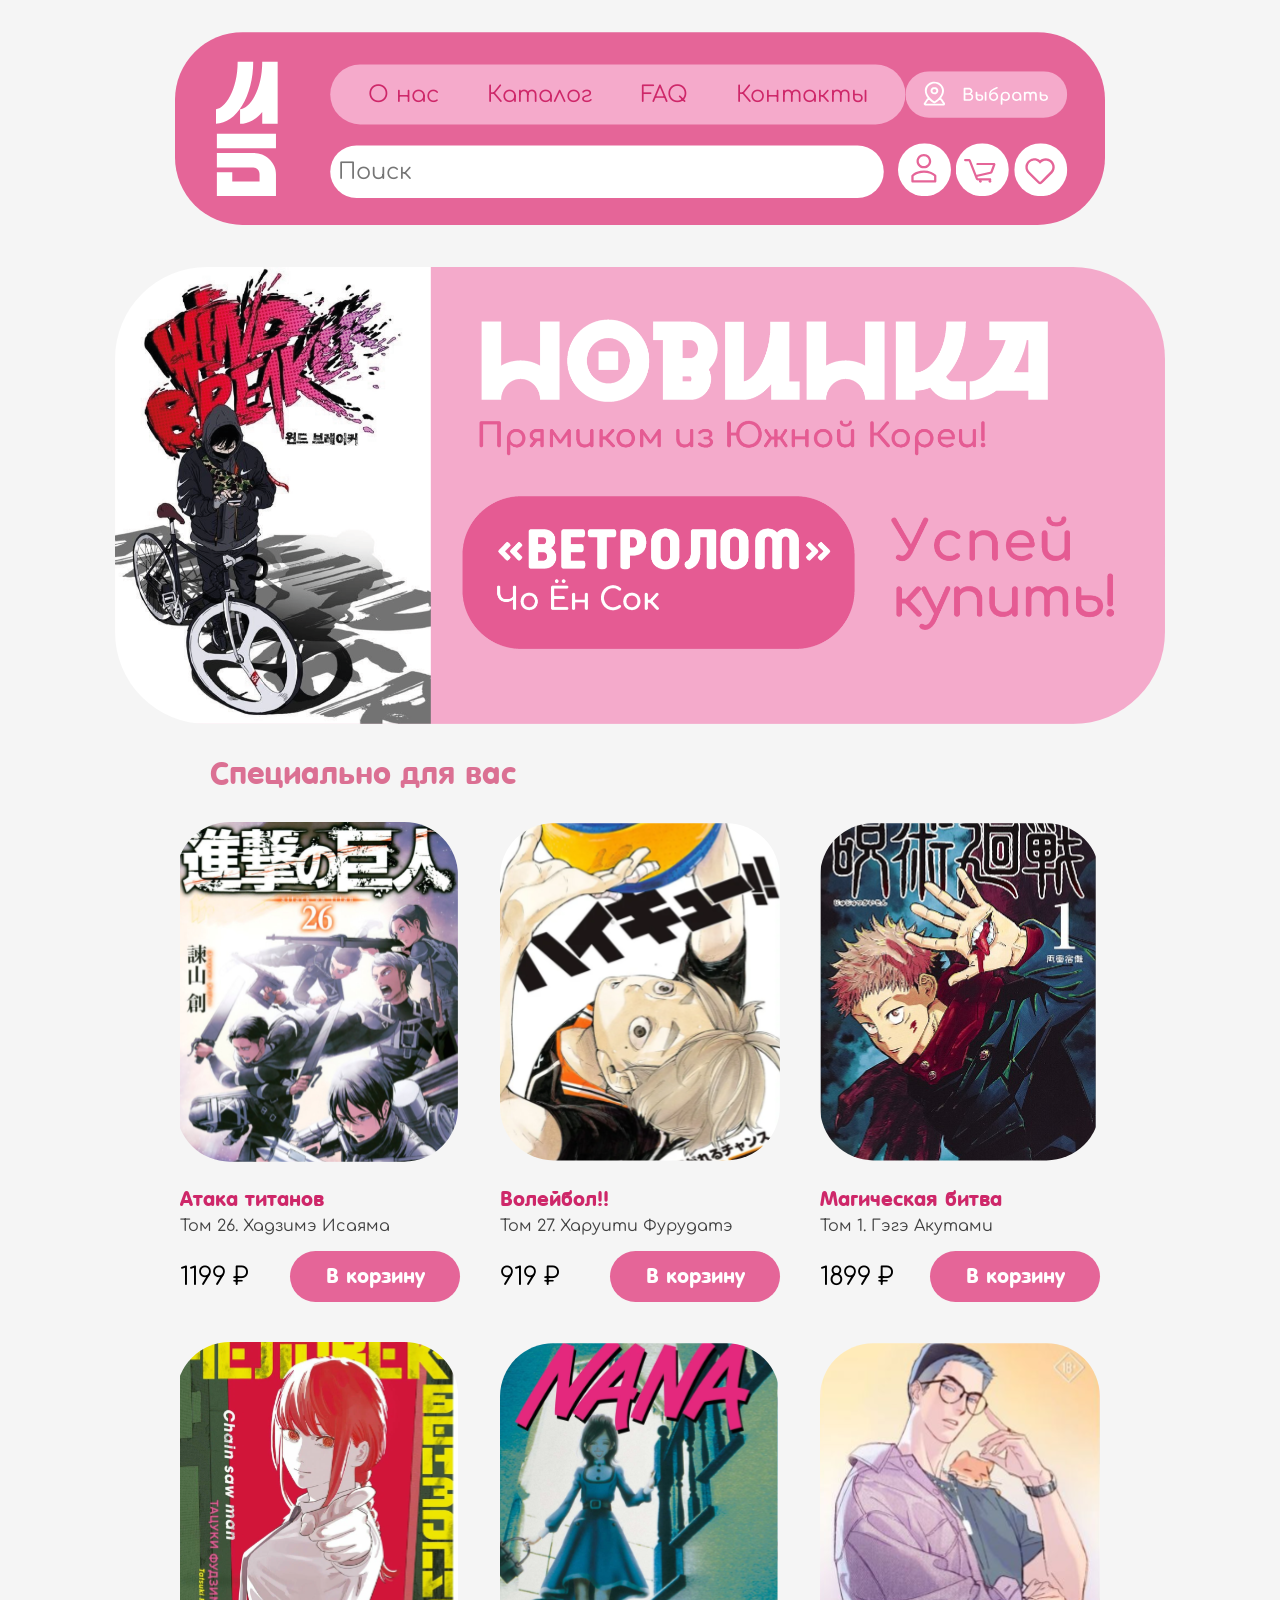
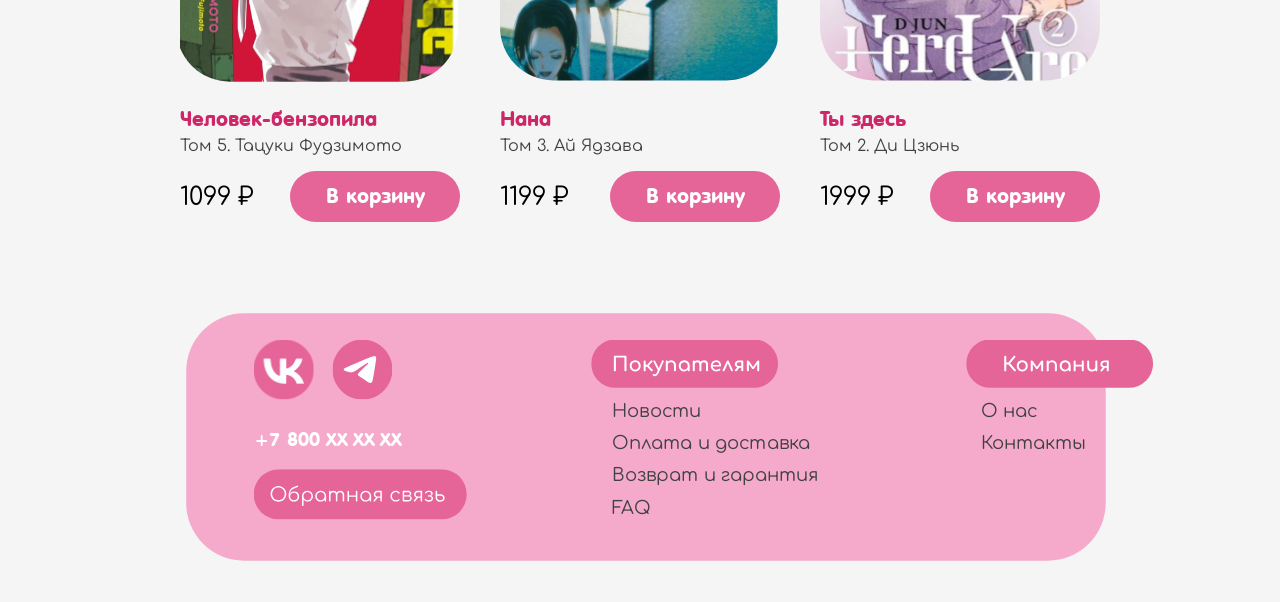
<file: index.html>
<!DOCTYPE html>
<html lang="ru">
<head>
  <meta charset="UTF-8">
  <title>Манга магазин</title>
  <link rel="stylesheet" href="CSS/style.css">
  <link rel="stylesheet" href="CSS/window.css">
  <link href="https://fonts.googleapis.com/css2?family=Comfortaa&display=swap" rel="stylesheet">
</head>
<body>

 <header class="header">
      <div class="logo">
        <a href="index.html">
          <img src="Лого.svg">
      </a>
    </div>

    <div class="hat">
      <div class="navigation">
        <nav class="nav">
          <a href="2page.html">О нас</a>
          <a href="4page.html">Каталог</a>
          <a href="2page.html#question">FAQ</a>
          <a href="kontact.html">Контакты</a>
        </nav>
        <img src="Местоположение.svg">
      </div>

      <div class="actions">
        <input type="text" placeholder="Поиск">
        <div class="icons">
          <a href= "profile.html"><img src="профиль.svg"></a> 
          <a href= "korzina.html"><img src="Корзина.svg"></a>
          <a href="3page.htm"><img src="избранное.svg"></a>
        </div>
      </div>
  </div>
    </header>

<section class="products">
  <div class="banner">
  <img src="баннер.svg">
  </div>

  <div class="recommendation">
    <h2>Специально для вас</h2>
  <div class="grid">

      <div class="card">
          <img src="Mask group.svg">
          <h3>Атака титанов</h3>
          <p>Том 26. Хадзимэ Исаяма</p>
          <div class="bottom">
            <span>1199 ₽</span>
            <a href="#modal"><button>В корзину</button></a>
          </div>
      </div>

      <div class="modal" id="modal">
    <div class="modal-dialog">
        <div class="content">
            <div class="headd">
                <h2>Товар добавлен в корзину!</h2>
                <a href="#"><img src="крест.svg"></a>
            </div>
            
            <div class="container1">
                <div class="item-card">
                    <img src="атака титанов.png" alt="Атака титанов">
                    <div class="count"><img src="колво.svg"></div>
                </div>
                <div class="box">
                  <div class="container2">
                  <div class="name">Атака титанов</div>
                    <div class="desc">Том 26. Хадзиме Исаяма</div>
                    <div class="price">1199 ₽</div>
                </div>
                    <div class="container3">
                    <a href="korzina.html"><button class="modal-btn">В корзине</button></a>
                    </div>
                </div>
            </div>
        </div>
          </div>
        </div>

        <div class="card">
          <img src="Mask group-1.svg">
          <h3>Волейбол!!</h3>
          <p>Том 27. Харуити Фурудатэ</p>
          <div class="bottom">
            <span>919 ₽</span>
            <button>В корзину</button>
          </div>
        </div>

        <a href="product.html"><div class="card">
          <img src="Mask group-2.svg">
          <h3>Магическая битва</h3>
          <p>Том 1. Гэгэ Акутами</p>
          <div class="bottom">
            <span>1899 ₽</span>
            <button>В корзину</button>
          </div>
        </div> </a>

        <div class="card">
          <img src="Mask group-3.svg">
          <h3>Человек-бензопила</h3>
          <p>Том 5. Тацуки Фудзимото</p>
          <div class="bottom">
            <span>1099 ₽</span>
            <button>В корзину</button>
          </div>
        </div>

        <div class="card">
          <img src="Mask group-4.svg">
          <h3>Нана</h3>
          <p>Том 3. Ай Ядзава</p>
          <div class="bottom">
            <span>1199 ₽</span>
            <button>В корзину</button>
          </div>
        </div>

        <div class="card">
          <img src="Mask group-5.svg">
          <h3>Ты здесь</h3>
          <p>Том 2. Ди Цзюнь</p>
          <div class="bottom">
            <span>1999 ₽</span>
            <button>В корзину</button>
          </div>
        </div>
      </div>
    </div>
  </div>
</section>

<footer class="footer">
  <div class="social">
    <div class="public">
      <img src="вк.svg">
      <img src="телеграм.svg">
    </div>
    <p>+7 800 XX XX XX</p>
    <img src="обратная связь.svg">
  </div>

  <div class="customers">
    <img src="покупателям.svg">
      <div class="news">
        <p>Новости</p>
        <p>Оплата и доставка</p>
        <p>Возврат и гарантия</p>
        <p>FAQ</p>
      </div>
  </div>

  <div class="company">
    <img src="компания.svg">
    <p>О нас</p>
    <p>Контакты</p>
  </div>
</footer>

</body>
</html>
</file>
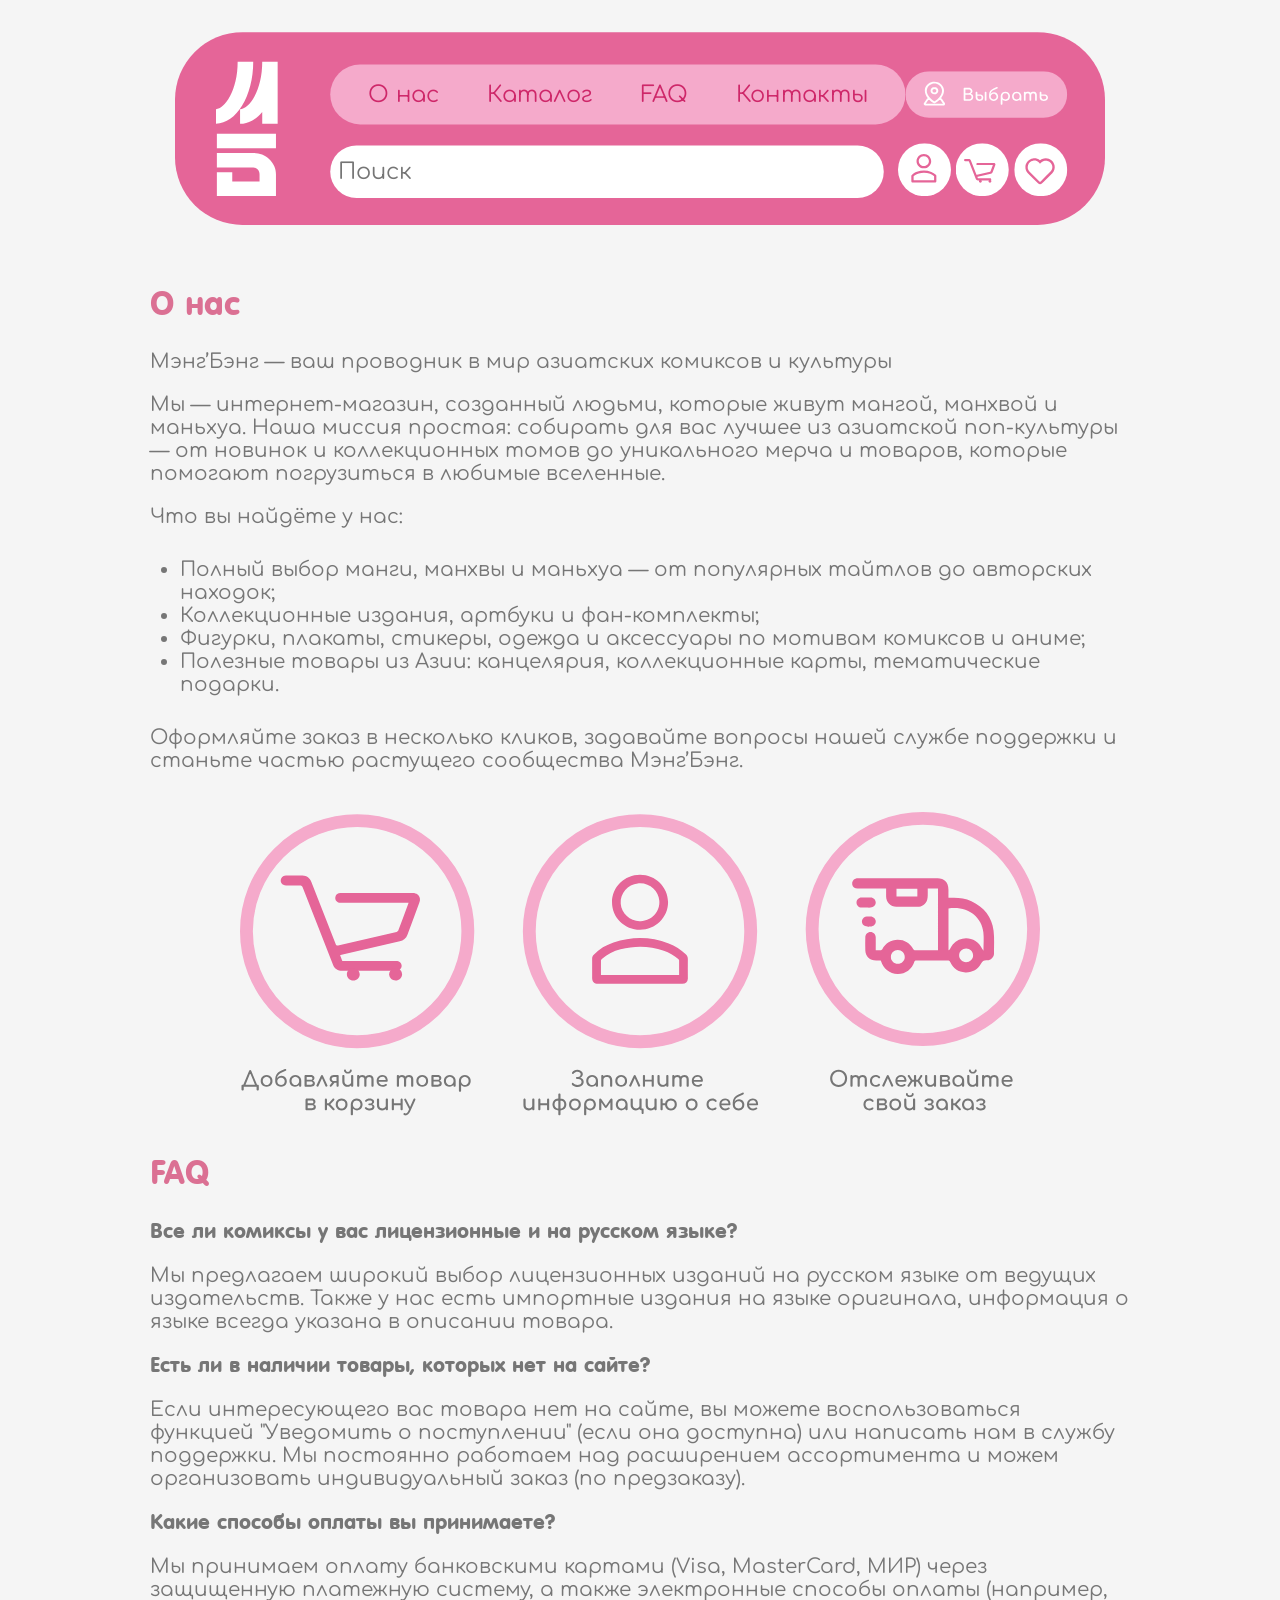
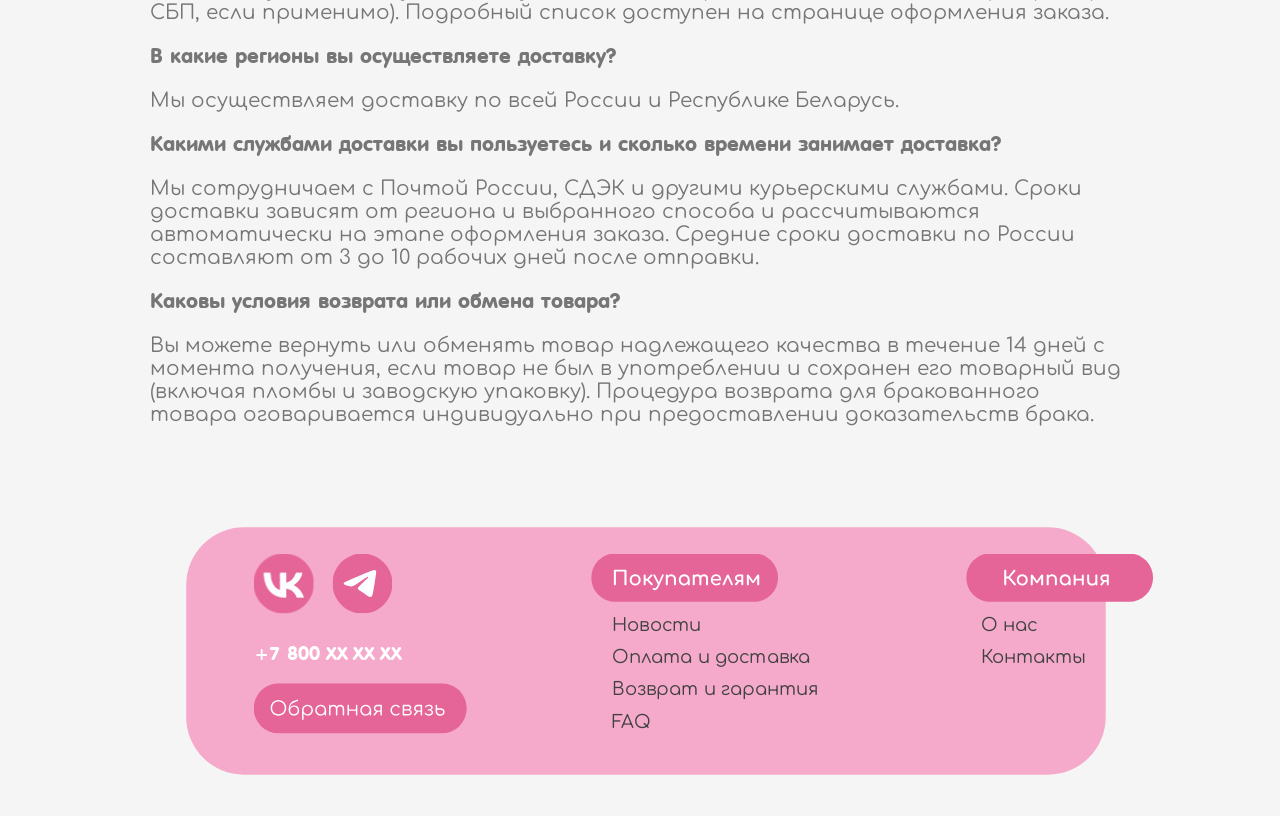
<file: 2page.html>
<!DOCTYPE html>
<html lang="ru">
<head>
  <meta charset="UTF-8">
  <title>Манга магазин</title>
  <link rel="stylesheet" href="CSS/style2page.css">
  <link href="https://fonts.googleapis.com/css2?family=Comfortaa&display=swap" rel="stylesheet">
</head>
<body>
    <header class="header">
      <div class="logo">
        <a href="index.html">
          <img src="Лого.svg">
      </a>
    </div>

    <div class="hat">
      <div class="navigation">
        <nav class="nav">
          <a href="2page.html">О нас</a>
          <a href="4page.html">Каталог</a>
          <a href="2page.html#question">FAQ</a>
          <a href="kontact.html">Контакты</a>
        </nav>
        <img src="Местоположение.svg">
      </div>

      <div class="actions">
        <input type="text" placeholder="Поиск">
        <div class="icons">
          <a href= "profile.html"><img src="профиль.svg"></a> 
          <a href= "korzina.html"><img src="Корзина.svg"></a>
          <a href="3page.htm"><img src="избранное.svg"></a>
        </div>
      </div>
  </div>
    </header>

<section class="information">
<div class="aboutus">
  <h2>О нас</h2>
  <p>Мэнг’Бэнг — ваш проводник в мир азиатских комиксов и культуры</p>
  <p>Мы — интернет-магазин, созданный людьми, которые живут мангой, манхвой и маньхуа. Наша миссия простая: собирать для вас лучшее из азиатской поп‑культуры — от новинок и коллекционных томов до уникального мерча и товаров, которые помогают погрузиться в любимые вселенные.</p>
  <p>Что вы найдёте у нас:</p>
  <ul>
    <li>Полный выбор манги, манхвы и маньхуа — от популярных тайтлов до авторских находок;</li>
    <li>Коллекционные издания, артбуки и фан‑комплекты;</li>
    <li>Фигурки, плакаты, стикеры, одежда и аксессуары по мотивам комиксов и аниме;</li>
    <li>Полезные товары из Азии: канцелярия, коллекционные карты, тематические подарки.</li>
  </ul>
  <p>Оформляйте заказ в несколько кликов, задавайте вопросы нашей службе поддержки и станьте частью растущего сообщества Мэнг’Бэнг.</p>
</div>
<img src="инфографика.svg">
<div class="questions">
  <h2><span id="question">FAQ</span></h2>
  <h3>Все ли комиксы у вас лицензионные и на русском языке?</h3>
  <p>Мы предлагаем широкий выбор лицензионных изданий на русском языке от ведущих издательств. Также у нас есть импортные издания на языке оригинала, информация о языке всегда указана в описании товара.</p>
  <h3>Есть ли в наличии товары, которых нет на сайте?</h3>
  <p>Если интересующего вас товара нет на сайте, вы можете воспользоваться функцией "Уведомить о поступлении" (если она доступна) или написать нам в службу поддержки. Мы постоянно работаем над расширением ассортимента и можем организовать индивидуальный заказ (по предзаказу).</p>
  <h3>Какие способы оплаты вы принимаете?</h3>
  <p>Мы принимаем оплату банковскими картами (Visa, MasterCard, МИР) через защищенную платежную систему, а также электронные способы оплаты (например, СБП, если применимо). Подробный список доступен на странице оформления заказа.</p>
  <h3>В какие регионы вы осуществляете доставку?</h3>
  <p>Мы осуществляем доставку по всей России и Республике Беларусь.</p>
  <h3>Какими службами доставки вы пользуетесь и сколько времени занимает доставка?</h3>
  <p>Мы сотрудничаем с Почтой России, СДЭК и другими курьерскими службами. Сроки доставки зависят от региона и выбранного способа и рассчитываются автоматически на этапе оформления заказа. Средние сроки доставки по России составляют от 3 до 10 рабочих дней после отправки.</p>
  <h3>Каковы условия возврата или обмена товара?</h3>
  <p>Вы можете вернуть или обменять товар надлежащего качества в течение 14 дней с момента получения, если товар не был в употреблении и сохранен его товарный вид (включая пломбы и заводскую упаковку). Процедура возврата для бракованного товара оговаривается индивидуально при предоставлении доказательств брака.</p>
</div>
</section>

<footer class="footer">
  <div class="social">
    <div class="public">
      <img src="вк.svg">
      <img src="телеграм.svg">
    </div>
    <p>+7 800 XX XX XX</p>
    <img src="обратная связь.svg">
  </div>

  <div class="customers">
    <img src="покупателям.svg">
      <div class="news">
        <p>Новости</p>
        <p>Оплата и доставка</p>
        <p>Возврат и гарантия</p>
        <p>FAQ</p>
      </div>
  </div>

  <div class="company">
    <img src="компания.svg">
    <p>О нас</p>
    <p>Контакты</p>
  </div>
</footer>

</body>
</html>
</file>
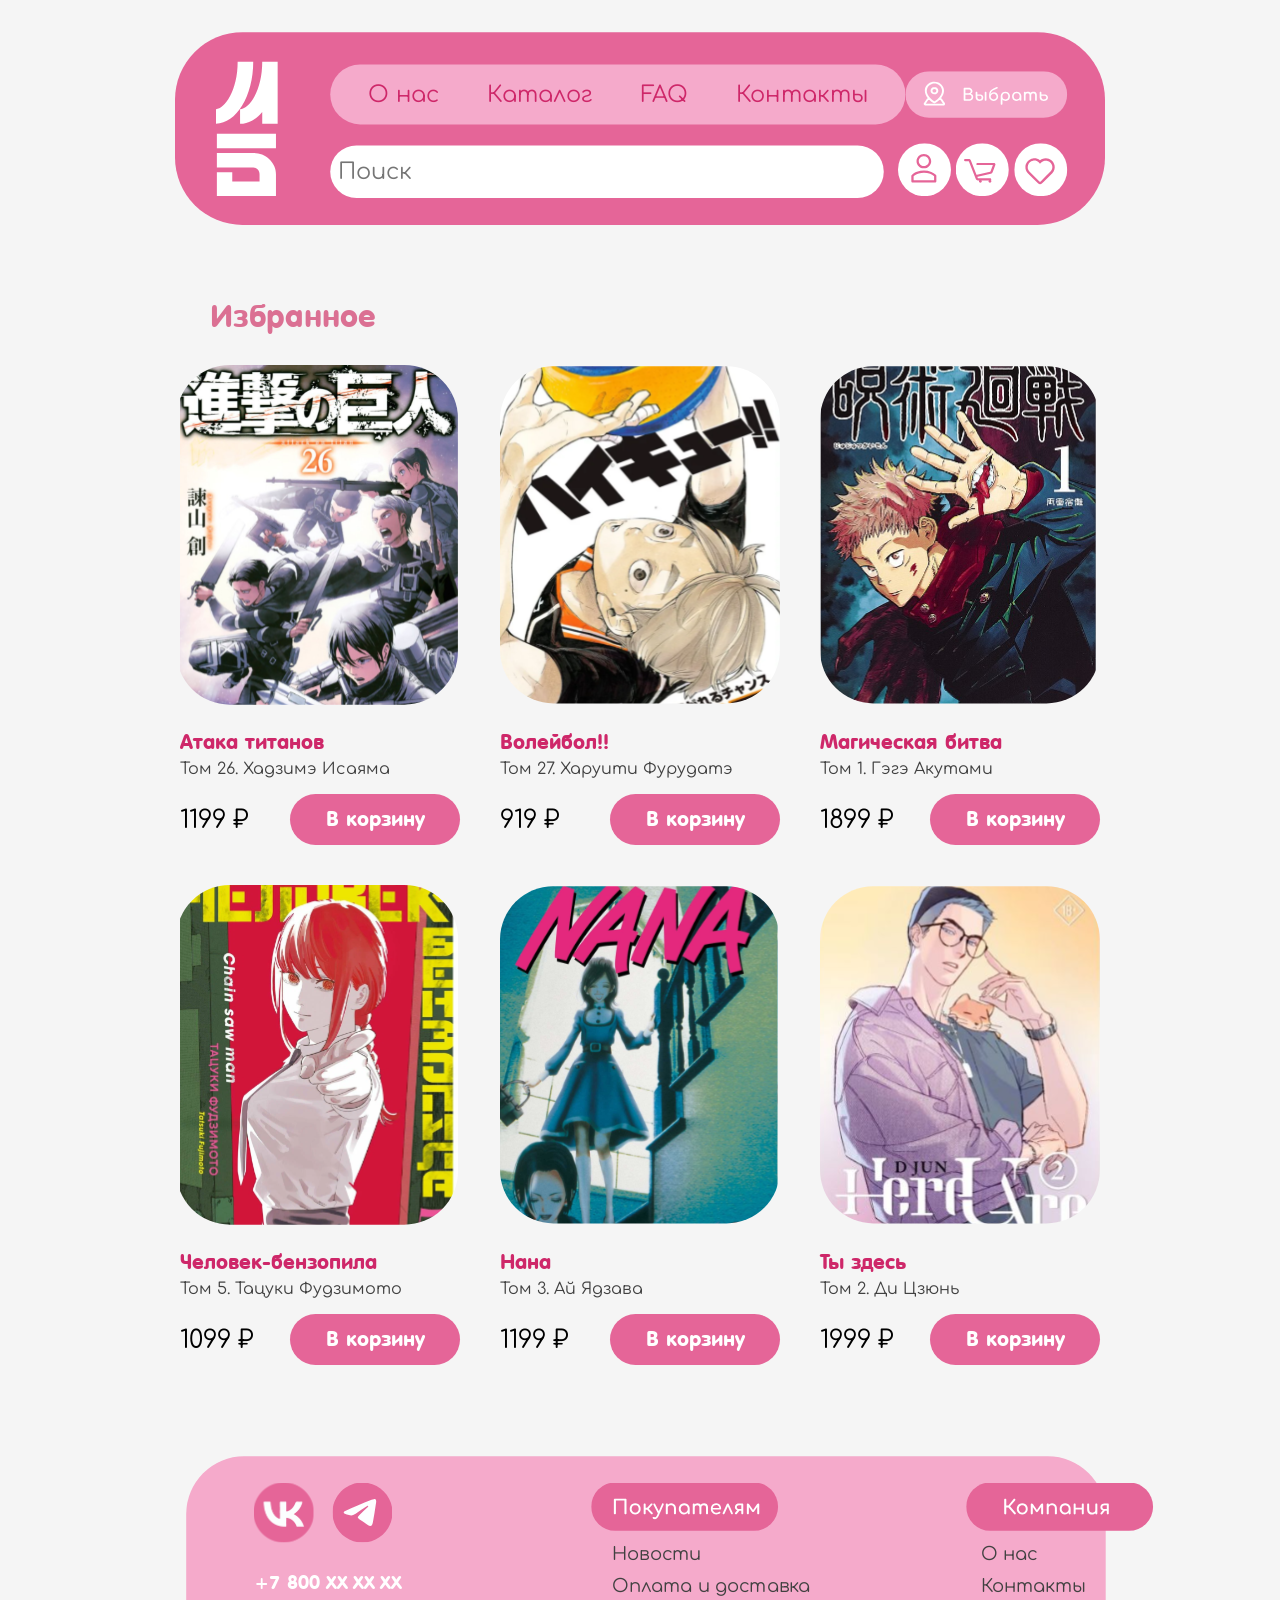
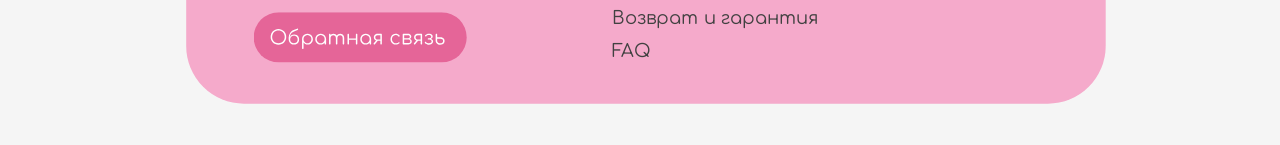
<file: 3page.htm>
<!DOCTYPE html>
<html lang="ru">
<head>
  <meta charset="UTF-8">
  <title>Манга магазин</title>
  <style>
    a {
      text-decoration: none;
    }
  </style>
  <link rel="stylesheet" href="CSS/style3page.css">
  <link rel="stylesheet" href="CSS/window.css">
  <link href="https://fonts.googleapis.com/css2?family=Comfortaa&display=swap" rel="stylesheet">
</head>

<body>
<header class="header">
      <div class="logo">
        <a href="index.html">
          <img src="Лого.svg">
      </a>
    </div>

    <div class="hat">
      <div class="navigation">
        <nav class="nav">
          <a href="2page.html">О нас</a>
          <a href="4page.html">Каталог</a>
          <a href="2page.html#question">FAQ</a>
          <a href="kontact.html">Контакты</a>
        </nav>
        <img src="Местоположение.svg">
      </div>

      <div class="actions">
        <input type="text" placeholder="Поиск">
        <div class="icons">
          <a href= "profile.html"><img src="профиль.svg"></a> 
          <a href= "korzina.html"><img src="Корзина.svg"></a>
          <a href="3page.htm"><img src="избранное.svg"></a>
        </div>
      </div>
  </div>
</header>

<section class="products">
    <div class="saved">
        <h2>Избранное</h2>
        <div class="grid">
            <div class="card">
                    <img src="Mask group.svg">
                    <h3>Атака титанов</h3>
                    <p>Том 26. Хадзимэ Исаяма</p>
                    <div class="bottom">
                        <span>1199 ₽</span>
                        <a href="#modal"><button>В корзину</button></a>
          </div>
      </div>

      <div class="modal" id="modal">
    <div class="modal-dialog">
        <div class="content">
            <div class="headd">
                <h2>Товар добавлен в корзину!</h2>
                <a href="#"><img src="крест.svg"></a>
            </div>
            
            <div class="container1">
                <div class="item-card">
                    <img src="атака титанов.png" alt="Атака титанов">
                    <div class="count"><img src="колво.svg"></div>
                </div>
                <div class="box">
                  <div class="container2">
                  <div class="name">Атака титанов</div>
                    <div class="desc">Том 26. Хадзиме Исаяма</div>
                    <div class="price">1199 ₽</div>
                </div>
                    <div class="container3">
                    <a href="korzina.html"><button class="modal-btn">В корзине</button></a>
                    </div>
                </div>
            </div>
        </div>
                    </div>
            </div>

            <div class="card">
                    <img src="Mask group-1.svg">
                    <h3>Волейбол!!</h3>
                    <p>Том 27. Харуити Фурудатэ</p>
                    <div class="bottom">
                        <span>919 ₽</span>
                        <button>В корзину</button>
                    </div>
            </div>

            <a href="product.html"><div class="card">
                    <img src="Mask group-2.svg">
                    <h3>Магическая битва</h3>
                    <p>Том 1. Гэгэ Акутами</p>
                    <div class="bottom">
                        <span>1899 ₽</span>
                        <button>В корзину</button>
                    </div>
            </div></a>

            <div class="card">
                    <img src="Mask group-3.svg">
                    <h3>Человек-бензопила</h3>
                    <p>Том 5. Тацуки Фудзимото</p>
                    <div class="bottom">
                        <span>1099 ₽</span>
                        <button>В корзину</button>
                    </div>
            </div>

            <div class="card">
                    <img src="Mask group-4.svg">
                    <h3>Нана</h3>
                    <p>Том 3. Ай Ядзава</p>
                    <div class="bottom">
                        <span>1199 ₽</span>
                        <button>В корзину</button>
                    </div>
            </div>

            <div class="card">
                    <img src="Mask group-5.svg">
                    <h3>Ты здесь</h3>
                    <p>Том 2. Ди Цзюнь</p>
                    <div class="bottom">
                        <span>1999 ₽</span>
                        <button>В корзину</button>
                    </div>
            </div>
            
        </div>
    </div>
</section>

<footer class="footer">
  <div class="social">
    <div class="public">
      <img src="вк.svg">
      <img src="телеграм.svg">
    </div>
    <p>+7 800 XX XX XX</p>
    <img src="обратная связь.svg">
  </div>

  <div class="customers">
    <img src="покупателям.svg">
      <div class="news">
        <p>Новости</p>
        <p>Оплата и доставка</p>
        <p>Возврат и гарантия</p>
        <p>FAQ</p>
      </div>
  </div>

  <div class="company">
    <img src="компания.svg">
    <p>О нас</p>
    <p>Контакты</p>
  </div>
</footer>

</body>
</file>
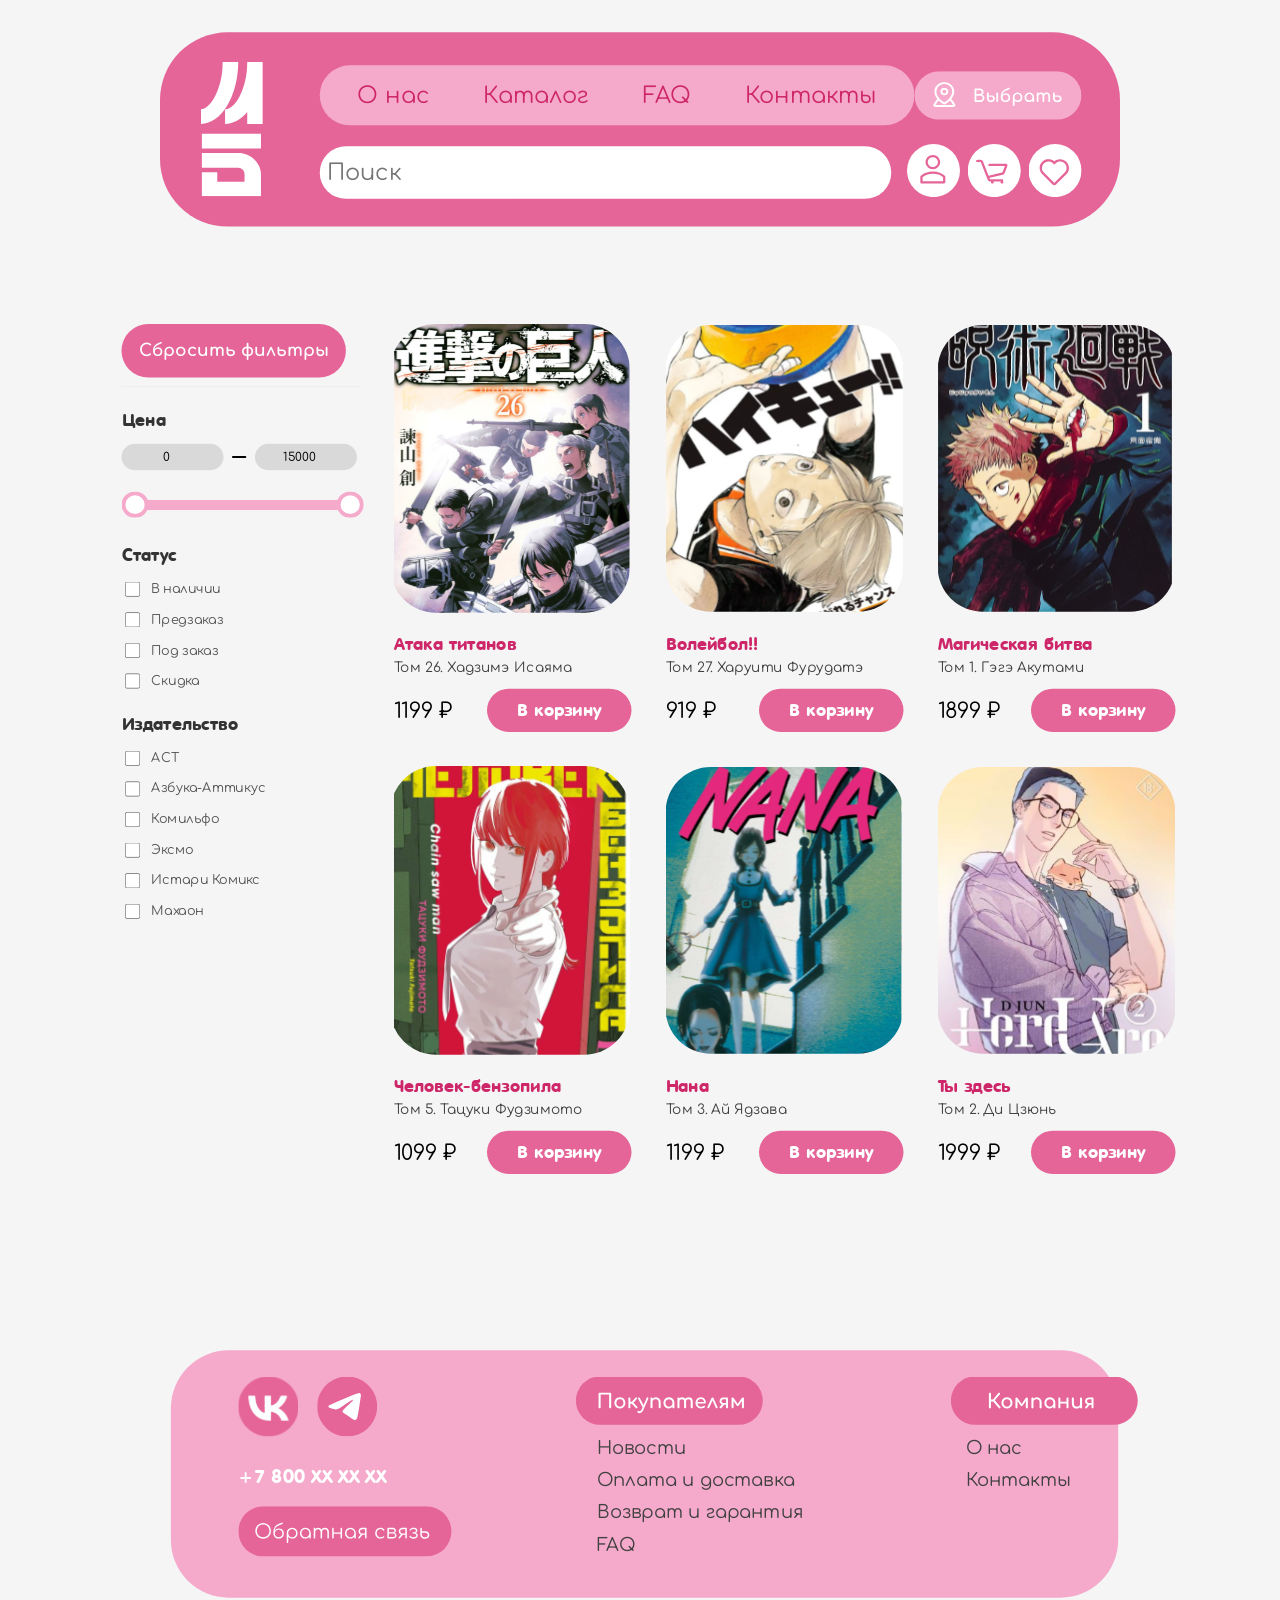
<file: 4page.html>
<!DOCTYPE html>
<html lang="ru">
<head>
  <meta charset="UTF-8">
  <title>Манга магазин</title>
    <style>
    a {
      text-decoration: none;
    }
  </style>
  <link rel="stylesheet" href="CSS/style4page.css">
  <link rel="stylesheet" href="CSS/window.css">
  <link href="https://fonts.googleapis.com/css2?family=Comfortaa&display=swap" rel="stylesheet">
</head>
<body>
    <header class="header">
      <div class="logo">
        <a href="index.html">
          <img src="Лого.svg">
      </a>
    </div>

    <div class="hat">
      <div class="navigation">
        <nav class="nav">
          <a href="2page.html">О нас</a>
          <a>Каталог</a>
          <a href="2page.html#question">FAQ</a>
          <a href="kontact.html">Контакты</a>
        </nav>
        <img src="Местоположение.svg">
      </div>

      <div class="actions">
        <input type="text" placeholder="Поиск">
        <div class="icons">
          <a href= "profile.html"><img src="профиль.svg"></a> 
          <a href= "korzina.html"><img src="Корзина.svg"></a>
          <a href="3page.htm"><img src="избранное.svg"></a>
        </div>
      </div>
  </div>
    </header>

<div class="products">
    <div class="catalogue">
        <section class="catalog">
  <aside class="filters">
    <div class="filters-header">
      <h3>Сбросить фильтры</h3>
    </div>

    <div class="filter-group">
      <h4>Цена</h4>
      <div class="price-range">
        <div class="price-inputs">
          <input type="number" placeholder="0" value="0">
          <span>—</span>
          <input type="number" placeholder="15000" value="15000">
          
        </div>
      </div>
    </div>
    <div class="slider">
    <img src="цена.svg">
    </div>
    <div class="filter-group">
      <h4>Статус</h4>
      <label class="checkbox">
        <input type="checkbox"> В наличии
      </label>
      <label class="checkbox">
        <input type="checkbox"> Предзаказ
      </label>
      <label class="checkbox">
        <input type="checkbox"> Под заказ
      </label>
      <label class="checkbox">
        <input type="checkbox"> Скидка
      </label>
    </div>

    <div class="filter-group">
      <h4>Издательство</h4>
      <label class="checkbox">
        <input type="checkbox"> АСТ
      </label>
      <label class="checkbox">
        <input type="checkbox"> Азбука-Аттикус
      </label>
      <label class="checkbox">
        <input type="checkbox"> Комильфо
      </label>
      <label class="checkbox">
        <input type="checkbox"> Эксмо
      </label>
      <label class="checkbox">
        <input type="checkbox"> Истари Комикс
      </label>
      <label class="checkbox">
        <input type="checkbox"> Махаон
      </label>
    </div>
  </aside>

        <div class="grid">
            <div class="card">
                    <img src="Mask group.svg">
                    <h3>Атака титанов</h3>
                    <p>Том 26. Хадзимэ Исаяма</p>
                    <div class="bottom">
                        <span>1199 ₽</span>
                        <a href="#modal"><button>В корзину</button></a>
          </div>
      </div>

      <div class="modal" id="modal">
    <div class="modal-dialog">
        <div class="content">
            <div class="headd">
                <h2>Товар добавлен в корзину!</h2>
                <a href="#"><img src="крест.svg"></a>
            </div>
            
            <div class="container1">
                <div class="item-card">
                    <img src="атака титанов.png" alt="Атака титанов">
                    <div class="count"><img src="колво.svg"></div>
                </div>
                <div class="box">
                  <div class="container2">
                  <div class="name">Атака титанов</div>
                    <div class="desc">Том 26. Хадзиме Исаяма</div>
                    <div class="price">1199 ₽</div>
                </div>
                    <div class="container3">
                    <a href="korzina.html"><button class="modal-btn">В корзине</button></a>
                    </div>
                </div>
            </div>
        </div>
                    </div>
            </div>

            <div class="card">
                    <img src="Mask group-1.svg">
                    <h3>Волейбол!!</h3>
                    <p>Том 27. Харуити Фурудатэ</p>
                    <div class="bottom">
                        <span>919 ₽</span>
                        <button>В корзину</button>
                    </div>
            </div>

            <a href="product.html"><div class="card">
                    <img src="Mask group-2.svg">
                    <h3>Магическая битва</h3>
                    <p>Том 1. Гэгэ Акутами</p>
                    <div class="bottom">
                        <span>1899 ₽</span>
                        <button>В корзину</button>
                    </div>
            </div></a>

            <div class="card">
                    <img src="Mask group-3.svg">
                    <h3>Человек-бензопила</h3>
                    <p>Том 5. Тацуки Фудзимото</p>
                    <div class="bottom">
                        <span>1099 ₽</span>
                        <button>В корзину</button>
                    </div>
            </div>

            <div class="card">
                    <img src="Mask group-4.svg">
                    <h3>Нана</h3>
                    <p>Том 3. Ай Ядзава</p>
                    <div class="bottom">
                        <span>1199 ₽</span>
                        <button>В корзину</button>
                    </div>
            </div>

            <div class="card">
                    <img src="Mask group-5.svg">
                    <h3>Ты здесь</h3>
                    <p>Том 2. Ди Цзюнь</p>
                    <div class="bottom">
                        <span>1999 ₽</span>
                        <button>В корзину</button>
                    </div>
            </div>
            
        </div>
    </div>
  </div>

    <footer class="footer">
  <div class="social">
    <div class="public">
      <img src="вк.svg">
      <img src="телеграм.svg">
    </div>
    <p>+7 800 XX XX XX</p>
    <img src="обратная связь.svg">
  </div>

  <div class="customers">
    <img src="покупателям.svg">
      <div class="news">
        <p>Новости</p>
        <p>Оплата и доставка</p>
        <p>Возврат и гарантия</p>
        <p>FAQ</p>
      </div>
  </div>

  <div class="company">
    <img src="компания.svg">
    <p>О нас</p>
    <p>Контакты</p>
  </div>
</footer>

</body>
</html>
</file>
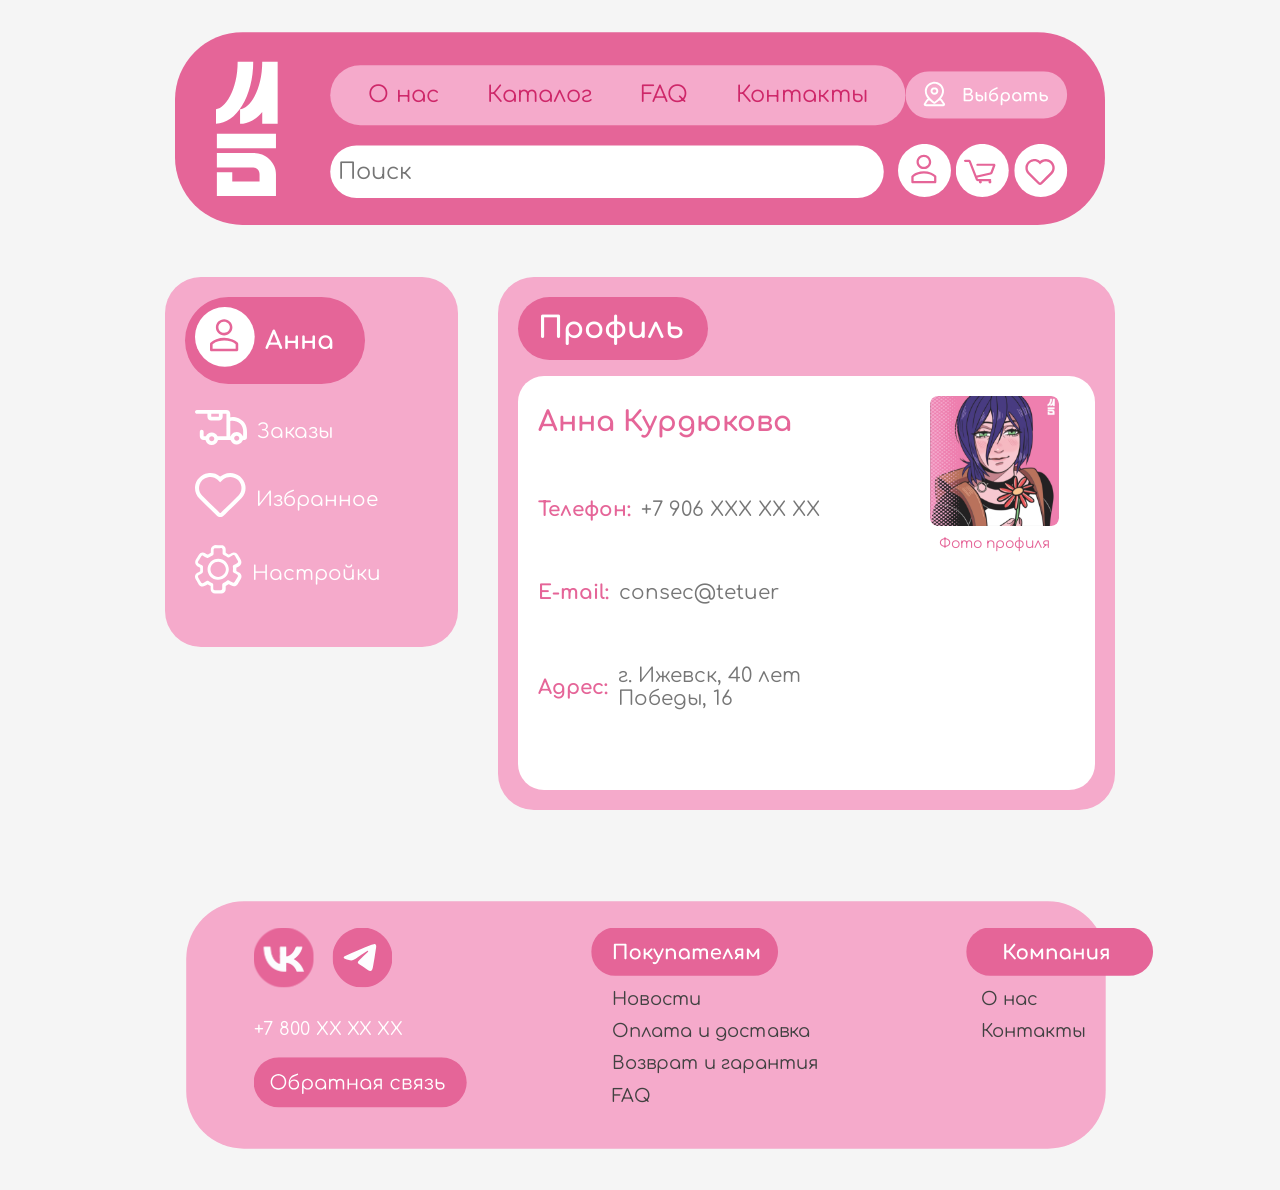
<file: profile.html>
<!DOCTYPE html>
<html lang="ru">
<head>
    <meta charset="UTF-8">
    <meta name="viewport" content="width=device-width, initial-scale=1.0">
    <link rel="stylesheet" href="CSS/profile.css">
    <title>Профиль</title>
   

<link href="https://fonts.googleapis.com/css2?family=Comfortaa&display=swap" rel="stylesheet">
</head>
 

<body>
  <script src="script.js"></script>
<header class="header">
      <div class="logo">
        <a href="index.html">
          <img src="Лого.svg">
      </a>
    </div>

    <div class="hat">
      <div class="navigation">
        <nav class="nav">
          <a href="2page.html">О нас</a>
          <a href="4page.html">Каталог</a>
          <a href="2page.html#question">FAQ</a>
          <a href="kontact.html">Контакты</a>
        </nav>
        <img src="Местоположение.svg">
      </div>

      <div class="actions">
        <input type="text" placeholder="Поиск">
        <div class="icons">
          <a href= "profile.html"><img src="профиль.svg"></a> 
          <a href= "korzina.html"><img src="Корзина.svg"></a>
          <a href="3page.htm"><img src="избранное.svg"></a>
        </div>
      </div>
  </div>
    </header>




<div class="container">
  
  <div class="sidebar">
    <div class="user-card">
   <div id="profile-link" class="user-name">
  <span class="icon"><img class="iconprofile" src="профиль.svg" alt=""></span>
  Анна
</div>

     
      <ul>
       <div class="icon1"> 
        <li>
  <span class="icon"><img src="заказы.svg" alt=""></span>
  <a href="#" id="orders-link">Заказы</a>
</li>

        </div>

        <div class="icon2">
        <li><span class="icon"><img src="сердечко.svg" alt=""></span> <a href="3page.htm">Избранное</a></li>
        </div>

        <div class="icon3">
        <li><span class="icon"><img src="настройки.svg" alt=""></span> Настройки</li>
        </div>
      </ul>
     

    </div>
  </div>


  <div id="orders-content" class="content-container" style="display: none;">
    <div class="orders-container">
        <div class="header1">
            <h1>Заказы</h1>
        </div>


        <div class="all">
        <div class="address">
            <span class="icon"> <img src="местоположение1.svg"></span> г. Ижевск, ул. 40 лет Победы, 16
        </div>
        <div class="order-item">
            <div class="order-image">
                <img src="Ты здесь.svg" alt="Ты здесь">
            </div>
            <div class="order-details">
                <h2>Ты здесь</h2>
                <p>Том 2. Ди Цзюнь</p>
                <span class="price">1999 ₽</span>
            </div>
            <div class="status">
                <button>В пути</button>
            </div>
        </div>
        <div class="order-item">
            <div class="order-image">
                <img src="нана.svg" alt="Нана">
            </div>
            <div class="order-details">
                <h2>Нана</h2>
                <p>Том 3. Ай Ядзава</p>
                <span class="price">1199 ₽</span>
            </div>
            <div class="status">
                <button>В пути</button>
            </div>
        </div>
        <div class="total">
            <span>Итого</span>
            <span class="total-price">3198 ₽</span>


            </div>
        </div>
    </div>


</div>




  
  <div id="profile-content" class="profile-content">

      <div class="profile-header">
        Профиль
      </div>


    <div class="profile-info">
      <div class="profile-details">
        <div class="full-name">Анна Курдюкова</div>
        <div class="detail-item">
          <span class="label">Телефон:</span>
          <span class="value">+7 906 XXX XX XX</span>
        </div>
        <div class="detail-item">
          <span class="label">E-mail:</span>
          <span class="value">consec@tetuer</span>
        </div>
        <div class="detail-item">
          <span class="label">Адрес:</span>
          <span class="value">г. Ижевск, 40 лет Победы, 16</span>
        </div>
      </div>
      <div class="profile-photo">
        <img src="профиль картинка.svg" alt="Фото профиля">
        <div class="photo-label">Фото профиля</div>
      </div>
    </div>
  </div>
</div>
</body>





<footer class="footer">
  <div class="social">
    <div class="public">
      <img src="вк.svg">
      <img src="телеграм.svg">
    </div>
    <p>+7 800 XX XX XX</p>
    <img src="обратная связь.svg">
  </div>

  <div class="customers">
    <img src="покупателям.svg">
      <div class="news">
        <p>Новости</p>
        <p>Оплата и доставка</p>
        <p>Возврат и гарантия</p>
        <p>FAQ</p>
      </div>
  </div>

  <div class="company">
    <img src="компания.svg">
    <p>О нас</p>
    <p>Контакты</p>
  </div>
</footer>






</html>
</file>
<file: CSS/style.css>
@font-face {
    font-family: 'a_FuturaRound';
    src: url('../FuturaRoundBold.ttf') format('truetype');
    font-weight: 400;
    font-style: normal;
    font-display: swap;
}

@font-face {
    font-family: 'Comfortaa';
    src: url('../Comfortaa-Regular.ttf') format('truetype');
    font-weight: 400;
    font-style: normal;
    font-display: swap;
}

@font-face {
    font-family: 'Comfortaa';
    src: url('../Comfortaa-Bold.ttf') format('truetype');
    font-weight: 700;
    font-style: normal;
    font-display: swap;
}
body {
    font-family: 'a_FuturaRound', 'Comfortaa', sans-serif;
    background: #f5f5f5;
    margin: 0;
    padding: 0 20px;
}

.header {
  display: flex;
  flex-direction: row;
  justify-content: space-between;
  flex-wrap: nowrap;
  margin-top: 0px;
  margin-bottom: 10px;
  align-items: center;
  background: rgba(229, 101, 152, 1);
  padding: 15px 30px;
  border-radius: 90px;
   transform: scale(0.75)
}

.logo {
  display: flex;
  align-items: center;
  padding: 2%;
}

.logo a {
  display: flex;
  align-items: center;
  text-decoration: none;
}

.logo img {
  display: block;
  max-width: 100%;
  height: auto;
}

.hat {
  display: flex;
  flex-direction: column;
  width: 85%;
  gap: 25px;
  padding-top: 0.9%;
}
.navigation img {
  width: 22%;
  height: 22%;
}

.navigation {
  display: flex;
  width: 98%;
  height: 100%;
  flex-direction: row;
  justify-content: space-between;
  align-items: center;
}

.nav {
  display: flex;
  width: 780px;
  height: 50px;
  flex-direction: row;
  justify-content: space-between;
  align-items: center;
  padding: 15px 40px;
  background: rgba(245, 170, 203, 1);
  border-radius: 80px;
}
.nav a {
  margin: 0 10px;
  text-decoration: none;
  color: rgba(206, 39, 105, 1);
  font-family: 'Comfortaa';
  font-size: 30px;
}

.actions button {
  margin-left: 5px;
  border: none;
  border-radius: 50%;
  padding: 8px;
  cursor: pointer;
  width: 75%;
}

.actions {
  display: flex;
  width: 98%;
  height: 100%;
  flex-direction: row;
  justify-content: space-between;
  align-items: center;
}
.actions input {
  background: rgba white;
  font-family: 'Comfortaa';
  font-size: 30px;
  color: rgba(229, 101, 152, 1);
  width: 73%;
  height: 60px;
  border-radius: 90px;
  border: none;
  padding: 5px 10px;
  margin-right: 10px;
}
.icons {
  display: flex;
  width: 23%;
  height: 100%;
  flex-direction: row;
  justify-content: space-between;
  align-items: flex-start;
}

.products {
  display: flex;
  flex-direction: column;
  align-items: center;
  width: 100%;
}

.products .banner {
  display: flex;
  justify-content: center;
  max-width: 600px;
  width: 100%;
}
.products .banner img {
  width: 175%;
  height: auto;
}

.products h2 {
  display: flex;
  text-align: left;
  align-items: flex-start;
  margin: 30px;
  color: palevioletred;
  font-family: 'a_FuturaRound';
  font-size: 30px;
}
.products p {
  color: rgba(65, 65, 65, 1);
  font-family: 'Comfortaa';
  font-size: 16px;
  width: 100%;
  margin-top: 5px;
}

.recommendation {
  display: flex;
  flex-direction: column;
  text-align: left;
  align-items: flex-start;
}

.grid a {
  text-decoration: none;
}

.grid {
  display: grid;
  grid-template-columns: repeat(3, auto);
  gap: 40px;
  max-width: 1150px;
  margin: 0 auto;
}
.card{
  width: 100%;
  margin: 0 auto
}
.card img {
  width: 100%;
  width: 280px;
  height: 340px;
  border-radius: 15px;
}

.card h3 {
  color: rgba(206, 39, 105, 1);
  font-family: 'a_FuturaRound';
  font-size: 20px;
  width: 75%;
  margin-bottom: 0px;
}

.bottom {
  width: 100%;
  display: flex;
  justify-content: space-between;
  align-items: center;
  color: black;
  font-family: 'Comfortaa';
  font-size: 25px;
}

.card button {
  background: rgba(229, 101, 152, 1);
  width: 170px;
  height: 51px;
  stroke: none;
  border: none;
  border-radius: 90px;
  padding: 5px;
  cursor: pointer;
  color: white;
  font-family: 'a_FuturaRound';
  font-size: 20px
}

.footer {
  display: flex;
  justify-content: column;
  width: 94%;
  gap: 150px;
  height: 300px;
  padding: 15px 30px;
  border-radius: 77px;
  margin-left: 13px;
  margin-top: 50px;
  transform: scale(0.75);
  background: rgba(245, 170, 203, 1);
  color: rgba(65, 65, 65, 1);
  font-family: 'Comfortaa';
  font-size: 24px;
}
.public {
  display: flex;
  justify-content: space-between;
  width: 185px;
  height: 120px;

}
.public img {
  width: 80px;
  height: 80px;
  cursor: pointer;
}

.social {
  display: flex;
  flex-direction: column;
  justify-content: space-between;
  margin-top: 20px;
  margin-left: 60px;
  height: 240px;
  color: white;
  font-family: 'a_FuturaRound';
}

.company {
  margin-top: 20px;
  width: 150px;
}

.company img {
  width: 250px;
}

.customers {
  margin-top: 20px;
  width: 350px;
}

.customers img {
  width: 250px;
}

.company p{
  padding-left: 13%;
  margin: 7px 0;         
  line-height: 1.5;
}

.customers p{
  padding-left: 8%;
  margin: 7px 0;             
  line-height: 1.5;            
}
</file>
<file: CSS/window.css>
.modal {
    position: fixed;
    left: 0;
    top: 0;
    width: 100%;
    height: 100%;
    background-color: rgba(0, 0, 0, 0.3);
    display: none;
    align-items: center;
    justify-content: center;
    z-index: 1000;
}

.modal:target {
    display: flex;
}

.modal-dialog {
    width: 100%;
    display: flex;
    justify-content: center;
    align-items: center;
}

.modal-dialog .content {
    background: #F5AACB;
    border-radius: 60px;
    width: 500px;
    max-width: 90%;
    padding: 30px 35px 45px;
    animation: animate 0.3s ease;
    box-sizing: border-box;
}

@keyframes animate {
    from {
        opacity: 0;
        transform: scale(0.95);
    }
    to {
        opacity: 1;
        transform: scale(1);
    }
}

.headd {
    display: flex;
    justify-content: space-between;
    align-items: center;
    margin-bottom: 25px;
    width: 100%;
}

.headd h2 {
    font-family: 'a_FuturaRound', sans-serif;
    color: white;
    font-size: 26px;
    margin: 0;
    text-align: center;
    flex: 1;
}

.headd a {
    margin-left: auto;
    line-height: 1;
}

.headd img {
    width: 30px;
    height: 30px;
    display: block;
}

.container1 {
    display: flex;
    align-items: center;
    justify-content: center;
    gap: 25px;
}

.item-card {
    display: flex;
    flex-direction: column;
    align-items: center;
}

.item-card img {
    width: 130px;
    height: auto;
    border-radius: 15px;
    display: block;
}

.count {
    margin-top: 10px;
}

.count img {
    width: 80px;
    height: auto;
}

.box {
    display: flex;
    flex-direction: column;
    gap: 15px;
    flex: 1;
}

.container2 {
    text-align: left;
}

.name {
    color: #CE2769;
    font-family: 'a_FuturaRound', sans-serif;
    font-weight: 800;
    font-size: 22px;
    margin-bottom: 8px;
}

.desc {
    font-family: 'Comfortaa', sans-serif;
    font-weight: 500;
    font-size: 14px;
    margin-bottom: 10px;
    color: #414141;
}

.price {
    font-family: 'Comfortaa', sans-serif;
    font-weight: 800;
    font-size: 26px;
    color: #414141;
}

.container3 {
    margin-left: 110px;
}

.modal-btn {
    background: white;
    border: none;
    border-radius: 50px;
    padding: 12px 35px;
    font-family: 'a_FuturaRound', sans-serif;
    font-size: 18px;
    font-weight: bold;
    color: #E56598;
    cursor: pointer;
    transition: background 0.2s;
}

.modal-btn:hover {
    background: #CE2769;
}
</file>
<file: CSS/style2page.css>
@font-face {
    font-family: 'a_FuturaRound';
    src: url('../FuturaRoundBold.ttf') format('truetype');
    font-weight: 400;
    font-style: normal;
    font-display: swap;
}

@font-face {
    font-family: 'Comfortaa';
    src: url('../Comfortaa-Regular.ttf') format('truetype');
    font-weight: 400;
    font-style: normal;
    font-display: swap;
}

@font-face {
    font-family: 'Comfortaa';
    src: url('../Comfortaa-Bold.ttf') format('truetype');
    font-weight: 700;
    font-style: normal;
    font-display: swap;
}

body {
    font-family: 'a_FuturaRound', 'Comfortaa', sans-serif;
    background: #f5f5f5;
    margin: 0;
    padding: 0 20px;
}

.header {
  display: flex;
  flex-direction: row;
  justify-content: space-between;
  flex-wrap: nowrap;
  margin-top: 0px;
  margin-bottom: 10px;
  align-items: center;
  background: rgba(229, 101, 152, 1);
  padding: 15px 30px;
  border-radius: 90px;
   transform: scale(0.75)
}

.logo {
  display: flex;
  align-items: center;
  padding: 2%;
}

.logo a {
  display: flex;
  align-items: center;
  text-decoration: none;
}

.logo img {
  display: block;
  max-width: 100%;
  height: auto;
}

.hat {
  display: flex;
  flex-direction: column;
  width: 85%;
  gap: 25px;
  padding-top: 0.9%;
}
.navigation img {
  width: 22%;
  height: 22%;
}

.navigation {
  display: flex;
  width: 98%;
  height: 100%;
  flex-direction: row;
  justify-content: space-between;
  align-items: center;
}

.nav {
  display: flex;
  width: 780px;
  height: 50px;
  flex-direction: row;
  justify-content: space-between;
  align-items: center;
  padding: 15px 40px;
  background: rgba(245, 170, 203, 1);
  border-radius: 80px;
}
.nav a {
  margin: 0 10px;
  text-decoration: none;
  color: rgba(206, 39, 105, 1);
  font-family: 'Comfortaa';
  font-size: 30px;
}

.actions button {
  margin-left: 5px;
  border: none;
  border-radius: 50%;
  padding: 8px;
  cursor: pointer;
  width: 75%;
}

.actions {
  display: flex;
  width: 98%;
  height: 100%;
  flex-direction: row;
  justify-content: space-between;
  align-items: center;
}
.actions input {
  background: rgba white;
  font-family: 'Comfortaa';
  font-size: 30px;
  color: rgba(229, 101, 152, 1);
  width: 73%;
  height: 60px;
  border-radius: 90px;
  border: none;
  padding: 5px 10px;
  margin-right: 10px;
}
.icons {
  display: flex;
  width: 23%;
  height: 100%;
  flex-direction: row;
  justify-content: space-between;
  align-items: flex-start;
}

.information {
  display: flex;
  flex-direction: column;
  align-items: center;
  width: 100%;
  margin-top: 0px;
}
.aboutus {
  display: flex;
  justify-content: space-between;
  flex-direction: column;
  align-items: flex-start;
  width: 1000px;
}

.questions {
  display: flex;
  justify-content: space-between;
  flex-direction: column;
  align-items: flex-start;
  width: 1000px;
}

.information h2 {
  color: palevioletred;
  font-family: 'a_FuturaRound';
  font-size: 32px;
  margin-top: 16px;
  margin-bottom: 16px;
  margin-left: 10px;
}

.information h3 {
  color: rgba(118, 118, 118, 1);
  font-family: 'a_FuturaRound';
  font-size: 20px;
  margin: 10px;
}

.information p {
  color: rgba(118, 118, 118, 1);
  font-family: 'Comfortaa';
  font-size: 20px;
  margin: 10px;
}

.aboutus ul {
  color: rgba(118, 118, 118, 1);
  font-family: 'Comfortaa';
  font-size: 20px;
}

.information img {
  max-width: 800px;
  margin-top: 30px;
  margin-bottom: 20px;
}

.footer {
  display: flex;
  justify-content: column;
  width: 94%;
  gap: 150px;
  height: 300px;
  padding: 15px 30px;
  border-radius: 77px;
  margin-left: 13px;
  margin-top: 50px;
  transform: scale(0.75);
  background: rgba(245, 170, 203, 1);
  color: rgba(65, 65, 65, 1);
  font-family: 'Comfortaa';
  font-size: 24px;
}
.public {
  display: flex;
  justify-content: space-between;
  width: 185px;
  height: 120px;

}
.public img {
  width: 80px;
  height: 80px;
  cursor: pointer;
}

.social {
  display: flex;
  flex-direction: column;
  justify-content: space-between;
  margin-top: 20px;
  margin-left: 60px;
  height: 240px;
  color: white;
  font-family: 'a_FuturaRound';
}

.company {
  margin-top: 20px;
  width: 150px;
}

.company img {
  width: 250px;
}

.customers {
  margin-top: 20px;
  width: 350px;
}

.customers img {
  width: 250px;
}

.company p{
  padding-left: 13%;
  margin: 7px 0;         
  line-height: 1.5;
}

.customers p{
  padding-left: 8%;
  margin: 7px 0;             
  line-height: 1.5;            
}
</file>
<file: CSS/style3page.css>
@font-face {
    font-family: 'a_FuturaRound';
    src: url('../FuturaRoundBold.ttf') format('truetype');
    font-weight: 400;
    font-style: normal;
    font-display: swap;
}

@font-face {
    font-family: 'Comfortaa';
    src: url('../Comfortaa-Regular.ttf') format('truetype');
    font-weight: 400;
    font-style: normal;
    font-display: swap;
}

@font-face {
    font-family: 'Comfortaa';
    src: url('../Comfortaa-Bold.ttf') format('truetype');
    font-weight: 700;
    font-style: normal;
    font-display: swap;
}

body {
    font-family: 'a_FuturaRound', 'Comfortaa', sans-serif;
    background: #f5f5f5;
    margin: 0;
    padding: 0 20px;
}

.header {
  display: flex;
  flex-direction: row;
  justify-content: space-between;
  flex-wrap: nowrap;
  margin-top: 0px;
  margin-bottom: 10px;
  align-items: center;
  background: rgba(229, 101, 152, 1);
  padding: 15px 30px;
  border-radius: 90px;
   transform: scale(0.75)
}

.logo {
  display: flex;
  align-items: center;
  padding: 2%;
}

.logo a {
  display: flex;
  align-items: center;
  text-decoration: none;
}

.logo img {
  display: block;
  max-width: 100%;
  height: auto;
}

.hat {
  display: flex;
  flex-direction: column;
  width: 85%;
  gap: 25px;
  padding-top: 0.9%;
}
.navigation img {
  width: 22%;
  height: 22%;
}

.navigation {
  display: flex;
  width: 98%;
  height: 100%;
  flex-direction: row;
  justify-content: space-between;
  align-items: center;
}

.nav {
  display: flex;
  width: 780px;
  height: 50px;
  flex-direction: row;
  justify-content: space-between;
  align-items: center;
  padding: 15px 40px;
  background: rgba(245, 170, 203, 1);
  border-radius: 80px;
}
.nav a {
  margin: 0 10px;
  text-decoration: none;
  color: rgba(206, 39, 105, 1);
  font-family: 'Comfortaa';
  font-size: 30px;
}

.actions button {
  margin-left: 5px;
  border: none;
  border-radius: 50%;
  padding: 8px;
  cursor: pointer;
  width: 75%;
}

.actions {
  display: flex;
  width: 98%;
  height: 100%;
  flex-direction: row;
  justify-content: space-between;
  align-items: center;
}
.actions input {
  background: rgba white;
  font-family: 'Comfortaa';
  font-size: 30px;
  color: rgba(229, 101, 152, 1);
  width: 73%;
  height: 60px;
  border-radius: 90px;
  border: none;
  padding: 5px 10px;
  margin-right: 10px;
}
.icons {
  display: flex;
  width: 23%;
  height: 100%;
  flex-direction: row;
  justify-content: space-between;
  align-items: flex-start;
}

.products {
  display: flex;
  flex-direction: column;
  align-items: center;
  width: 100%;
}

.products .banner {
  display: flex;
  justify-content: center;
  max-width: 600px;
  width: 100%;
}
.products .banner img {
  width: 175%;
  height: auto;
}

.products h2 {
  display: flex;
  text-align: left;
  align-items: flex-start;
  margin: 30px;
  color: palevioletred;
  font-family: 'a_FuturaRound';
  font-size: 30px;
}
.products p {
  color: rgba(65, 65, 65, 1);
  font-family: 'Comfortaa';
  font-size: 16px;
  width: 100%;
  margin-top: 5px;
}

.saved {
  display: flex;
  flex-direction: column;
  text-align: left;
  align-items: flex-start;
}

.grid {
  display: grid;
  grid-template-columns: repeat(3, auto);
  gap: 40px;
  max-width: 1150px;
  margin: 0 auto;
}
.card{
  width: 100%;
  margin: 0 auto
}
.card img {
  width: 100%;
  width: 280px;
  height: 340px;
  border-radius: 15px;
}

.card h3 {
  color: rgba(206, 39, 105, 1);
  font-family: 'a_FuturaRound';
  font-size: 20px;
  width: 75%;
  margin-bottom: 0px;
}

.bottom {
  width: 100%;
  display: flex;
  justify-content: space-between;
  align-items: center;
  color: black;
  font-family: 'Comfortaa';
  font-size: 25px;
}

.card button {
  background: rgba(229, 101, 152, 1);
  width: 170px;
  height: 51px;
  stroke: none;
  border: none;
  border-radius: 90px;
  padding: 5px;
  cursor: pointer;
  color: white;
  font-family: 'a_FuturaRound';
  font-size: 20px
}

.card a {
    text-decoration: none;
}

.footer {
  display: flex;
  justify-content: column;
  width: 94%;
  gap: 150px;
  height: 300px;
  padding: 15px 30px;
  border-radius: 77px;
  margin-left: 13px;
  margin-top: 50px;
  transform: scale(0.75);
  background: rgba(245, 170, 203, 1);
  color: rgba(65, 65, 65, 1);
  font-family: 'Comfortaa';
  font-size: 24px;
}
.public {
  display: flex;
  justify-content: space-between;
  width: 185px;
  height: 120px;

}
.public img {
  width: 80px;
  height: 80px;
  cursor: pointer;
}

.social {
  display: flex;
  flex-direction: column;
  justify-content: space-between;
  margin-top: 20px;
  margin-left: 60px;
  height: 240px;
  color: white;
  font-family: 'a_FuturaRound';
}

.company {
  margin-top: 20px;
  width: 150px;
}

.company img {
  width: 250px;
}

.customers {
  margin-top: 20px;
  width: 350px;
}

.customers img {
  width: 250px;
}

.company p{
  padding-left: 13%;
  margin: 7px 0;         
  line-height: 1.5;
}

.customers p{
  padding-left: 8%;
  margin: 7px 0;             
  line-height: 1.5;            
}
</file>
<file: CSS/style4page.css>
@font-face {
    font-family: 'a_FuturaRound';
    src: url('../FuturaRoundBold.ttf') format('truetype');
    font-weight: 400;
    font-style: normal;
    font-display: swap;
}

@font-face {
    font-family: 'Comfortaa';
    src: url('../Comfortaa-Regular.ttf') format('truetype');
    font-weight: 400;
    font-style: normal;
    font-display: swap;
}

@font-face {
    font-family: 'Comfortaa';
    src: url('../Comfortaa-Bold.ttf') format('truetype');
    font-weight: 700;
    font-style: normal;
    font-display: swap;
}

body {
    font-family: 'a_FuturaRound', 'Comfortaa', sans-serif;
    background: #f5f5f5;
    margin: 0;
}

.header {
  display: flex;
  flex-direction: row;
  justify-content: space-between;
  flex-wrap: nowrap;
  margin-top: 0px;
  margin-bottom: -20px;
  align-items: center;
  background: rgba(229, 101, 152, 1);
  padding: 15px 30px;
  border-radius: 90px;
   transform: scale(0.75)
}

.logo {
  display: flex;
  align-items: center;
  padding: 2%;
}

.logo a {
  display: flex;
  align-items: center;
  text-decoration: none;
}

.logo img {
  display: block;
  max-width: 100%;
  height: auto;
}

.hat {
  display: flex;
  flex-direction: column;
  width: 85%;
  gap: 25px;
  padding-top: 0.9%;
}
.navigation img {
  width: 22%;
  height: 22%;
}

.navigation {
  display: flex;
  width: 98%;
  height: 100%;
  flex-direction: row;
  justify-content: space-between;
  align-items: center;
}

.nav {
  display: flex;
  width: 780px;
  height: 50px;
  flex-direction: row;
  justify-content: space-between;
  align-items: center;
  padding: 15px 40px;
  background: rgba(245, 170, 203, 1);
  border-radius: 80px;
}
.nav a {
  margin: 0 10px;
  text-decoration: none;
  color: rgba(206, 39, 105, 1);
  font-family: 'Comfortaa';
  font-size: 30px;
}

.actions button {
  margin-left: 5px;
  border: none;
  border-radius: 50%;
  padding: 8px;
  cursor: pointer;
  width: 75%;
}

.actions {
  display: flex;
  width: 98%;
  height: 100%;
  flex-direction: row;
  justify-content: space-between;
  align-items: center;
}
.actions input {
  background: rgba white;
  font-family: 'Comfortaa';
  font-size: 30px;
  color: rgba(229, 101, 152, 1);
  width: 73%;
  height: 60px;
  border-radius: 90px;
  border: none;
  padding: 5px 10px;
  margin-right: 10px;
}
.icons {
  display: flex;
  width: 23%;
  height: 100%;
  flex-direction: row;
  justify-content: space-between;
  align-items: flex-start;
}

.products {
  display: flex;
  flex-direction: column;
  align-items: center;
 
  justify-content: center;
  transform: scale(0.85);      /* ← применяем тот же scale */
  
}

.products p {
  color: rgba(65, 65, 65, 1);
  font-family: 'Comfortaa';
  font-size: 16px;
  width: 100%;
  margin-top: 5px;
}

.catalogue {
  display: flex;
  flex-direction: column;
  text-align: left;
  
}

.catalog {
  display: flex;
  gap: 40px;
  margin: 10px auto;
  max-width: 1400px;
}

.filters {
  width: 280px;
  flex-shrink: 0;
  border-radius: 20px;
  padding-left: 20px;
}

.filters-header {
  display: flex;
  justify-content: space-between;
  max-height: fit-content;
  align-items: center;
  margin-bottom: 25px;
  padding-bottom: 10px;
  border-bottom: 1px solid #eee;
}

.filters-header h3 {
  font-family: 'Comfortaa', sans-serif;
  font-size: 20px;
  color: white;
  background-color:rgba(229, 101, 152, 1);
  border-radius: 50px;
  padding: 20px;
  margin: 0px;
}

.reset-filters {
  background: none;
  border: none;
  color: #ec407a;
  font-family: 'Comfortaa', sans-serif;
  font-size: 14px;
  cursor: pointer;
  text-decoration: underline;
}

.filter-group {
  margin-bottom: 25px;
}

.filter-group h4 {
  font-family: 'a_FuturaRound';
  font-size: 20px;
  color: #333;
  margin-bottom: 15px;
  font-weight: 600;
}

.price-inputs {
  display: flex;
  align-items: center;
  gap: 10px;
  margin-bottom: 15px;
}

.price-inputs input {
  width: 100px;
  padding: 8px 10px;
  background-color: rgba(217, 217, 217, 1);
  border: 0px;
  border-radius: 30px;
  font-family: 'Comfortaa';
  font-size: 14px;
  text-align: center;
}

.slider img {
  max-width: 285px;
}

.checkbox {
  display: flex;
  align-items: center;
  gap: 10px;
  margin-bottom: 12px;
  font-family: 'Comfortaa', sans-serif;
  font-size: 15px;
  color: #555;
  cursor: pointer;
}

.checkbox input {
  width: 18px;
  height: 18px;
  cursor: pointer;
  accent-color: #ec407a;
}

.products-container {
  flex: 1;
}

.products-header {
  display: flex;
  justify-content: space-between;
  align-items: center;
  margin-bottom: 30px;
}

.products-header h2 {
  font-family: 'a_FuturaRound', sans-serif;
  font-size: 32px;
  color: #ec407a;
}

.sort {
  display: flex;
  align-items: center;
  gap: 10px;
  font-family: 'Comfortaa', sans-serif;
  font-size: 16px;
  color: #555;
}

.sort select {
  padding: 8px 15px;
  border: 1px solid #ddd;
  border-radius: 30px;
  background: white;
  font-family: 'Comfortaa', sans-serif;
  font-size: 14px;
  cursor: pointer;
}

.grid {
  display: grid;
  grid-template-columns: repeat(3, auto);
  gap: 40px;

  margin: 0 auto;
}
.card{
  width: 100%;
  margin: 0 auto
}
.card img {
  width: 100%;
  width: 280px;
  height: 340px;
  border-radius: 15px;
}

.card h3 {
  color: rgba(206, 39, 105, 1);
  font-family: 'a_FuturaRound';
  font-size: 20px;
  width: 75%;
  margin-bottom: 0px;
}

.bottom {
  width: 100%;
  display: flex;
  justify-content: space-between;
  align-items: center;
  color: black;
  font-family: 'Comfortaa';
  font-size: 25px;
}

.card button {
  background: rgba(229, 101, 152, 1);
  width: 170px;
  height: 51px;
  stroke: none;
  border: none;
  border-radius: 90px;
  padding: 5px;
  cursor: pointer;
  color: white;
  font-family: 'a_FuturaRound';
  font-size: 20px
}

.card a {
    text-decoration: none;
}

.footer {
  display: flex;
  justify-content: column;
  width: 94%;
  gap: 150px;
  height: 300px;
  padding: 15px 30px;
  border-radius: 77px;
  margin-left: 13px;
  margin-top: 50px;
  transform: scale(0.75);
  background: rgba(245, 170, 203, 1);
  color: rgba(65, 65, 65, 1);
  font-family: 'Comfortaa';
  font-size: 24px;
}
.public {
  display: flex;
  justify-content: space-between;
  width: 185px;
  height: 120px;

}
.public img {
  width: 80px;
  height: 80px;
  cursor: pointer;
}

.social {
  display: flex;
  flex-direction: column;
  justify-content: space-between;
  margin-top: 20px;
  margin-left: 60px;
  height: 240px;
  color: white;
  font-family: 'a_FuturaRound';
}

.company {
  margin-top: 20px;
  width: 150px;
}

.company img {
  width: 250px;
}

.customers {
  margin-top: 20px;
  width: 350px;
}

.customers img {
  width: 250px;
}

.company p{
  padding-left: 13%;
  margin: 7px 0;         
  line-height: 1.5;
}

.customers p{
  padding-left: 8%;
  margin: 7px 0;             
  line-height: 1.5;            
}
</file>
<file: CSS/profile.css>
body {
  font-family: 'Comfortaa';
  background: #f5f5f5;
  margin: 0;
  padding: 0 20px;
}

.header {
  display: flex;
  flex-direction: row;
  justify-content: space-between;
  flex-wrap: nowrap;
  margin-top: 0px;
  margin-bottom: 10px;
  align-items: center;
  background: rgba(229, 101, 152, 1);
  padding: 15px 30px;
  border-radius: 90px;
   transform: scale(0.75)
}

.logo {
  display: flex;
  align-items: center;
  padding: 2%;
}

.logo a {
  display: flex;
  align-items: center;
  text-decoration: none;
}

.logo img {
  display: block;
  max-width: 100%;
  height: auto;
}

.hat {
  display: flex;
  flex-direction: column;
  width: 85%;
  gap: 25px;
  padding-top: 0.9%;
}
.navigation img {
  width: 22%;
  height: 22%;
}

.navigation {
  display: flex;
  width: 98%;
  height: 100%;
  flex-direction: row;
  justify-content: space-between;
  align-items: center;
}

.nav {
  display: flex;
  width: 780px;
  height: 50px;
  flex-direction: row;
  justify-content: space-between;
  align-items: center;
  padding: 15px 40px;
  background: rgba(245, 170, 203, 1);
  border-radius: 80px;
}
.nav a {
  margin: 0 10px;
  text-decoration: none;
  color: rgba(206, 39, 105, 1);
  font-family: 'Comfortaa';
  font-size: 30px;
}

.actions button {
  margin-left: 5px;
  border: none;
  border-radius: 50%;
  padding: 8px;
  cursor: pointer;
  width: 75%;
}

.actions {
  display: flex;
  width: 98%;
  height: 100%;
  flex-direction: row;
  justify-content: space-between;
  align-items: center;
}
.actions input {
  background: rgba white;
  font-family: 'Comfortaa';
  font-size: 30px;
  color: rgba(229, 101, 152, 1);
  width: 73%;
  height: 60px;
  border-radius: 90px;
  border: none;
  padding: 5px 10px;
  margin-right: 10px;
}

.icons {
  display: flex;
  width: 23%;
  height: 100%;
  flex-direction: row;
  justify-content: space-between;
  align-items: flex-start;
}












.container {
  display: flex;
  gap: 20px;
  max-width: 950px;
  max-height: 1050px;
  margin: 20px auto;
}


.sidebar {
  border-radius: 36px;
  width: 35%; 
  height: 40%;
  background-color: #F5AACB; 
  color: #fff;
  padding: 20px;
}



.sidebar ul {
  list-style: none;
  padding-left: 10px;
}


.sidebar li {
  font-size: 20px;
  width: 35%;
  height: 40%;
  display: flex;       
  align-items: center;  
  gap: 10px;           
  margin: 0;
  padding: 10px 0;      
  font-family: 'Comfortaa';
  color: white;
  cursor: pointer;      
}


.sidebar li a {
  gap: 10px; 
  font-size: 20px;
  color: inherit;      
  text-decoration: none;
}


.user-name {
  transition: all 0.3s ease;
  cursor: pointer;
}
.user-name:hover {
  color: white;
  text-shadow: 0 0 8px rgba(255, 255, 255, 0.6);
  background-color: rgba(255, 255, 255, 0.1);
}








.sidebar .icon1:hover {
  color: white;
  background: linear-gradient(90deg, rgba(255,255,255,0.1) 0%, rgba(255,255,255,0.2) 100%);
  border-left: 3px solid white;
  box-shadow: inset 0 0 0 1px rgba(255, 255, 255, 0.2);
}
.sidebar .icon2:hover {
  color: white;
  background: linear-gradient(90deg, rgba(255,255,255,0.1) 0%, rgba(255,255,255,0.2) 100%);
  border-left: 3px solid white;
  box-shadow: inset 0 0 0 1px rgba(255, 255, 255, 0.2);
}



.sidebar .icon3:hover {
  color: white;
  background: linear-gradient(90deg, rgba(255,255,255,0.1) 0%, rgba(255,255,255,0.2) 100%);
  border-left: 3px solid white;
  box-shadow: inset 0 0 0 1px rgba(255, 255, 255, 0.2);
}






.iconprofile{
  height: 60px;
  width: 60px;
}


.user-name {
   cursor: pointer;  
  background: #E56598;
  color: white;
  padding: 10px;
  border-radius: 60px;
  width: 160px;
  display: flex;
  align-items: center;
  gap: 10px;
  margin-bottom: 15px;
  font-size: 25px;
  font-weight: bold;
}





.icon {
  font-size: 30px;
  color: #FFFFFF;
}



.profile-content {

width: 80%;
height: 300%;

  border-radius: 36px;
  padding: 20px; 
  margin-left: 20px; 
  background-color: #F5AACB; 
}

.profile-header {
  background: #E56598;
  color: white;
  padding: 15px 20px;
  border-radius: 80px;
  text-align: left;
   font-size: 30px;
  font-weight: bold;
  width: 150px;
  margin-bottom: 16px;
 
}

.profile-info {
width: 806;
height: 539;
top: 478px;
left: 521px;


   background: white;
   border-radius: 26px;
  padding: 20px;
  display: flex;
  justify-content: space-between;
}

.profile-details {
  width: 60%;
}

.full-name {
  font-size: 28px;
  color: #E56598;
  margin-bottom: 60px;
  font-weight: bold;
   margin-top: 10px;
}

.detail-item {
  margin-bottom: 60px;
  display: flex;
  align-items: center;
  gap: 10px;
  font-size: 20px;
}

.label {
  font-weight: bold;
  color: #E56598;
}

.value {
  color: #767676;
}

.profile-photo {
  width: 30%;
  display: flex;
  flex-direction: column;
  align-items: center;
  gap: 10px;
}

.profile-photo img {
  width: 80%;
  border-radius: 8px;
  object-fit: cover;
}

.photo-label {
  color: #E56598;
  font-size: 14px;
  text-align: center;
}


СКРЫТЙ КОНТЕНЕР


.profile-content,
#orders-content {
width: 84%;
height: 300%;
  padding: 20px;
  margin-left: 20px;
  border-radius: 36px;
  background-color: #F5AACB;
  box-sizing: border-box;
  position: relative;
}


#orders-content {
  display: none;
}





.header1 {
 background: #E56598;
  color: white;
  padding: 15px 20px;
  border-radius: 80px;
  text-align: left;
   font-size: 15px;
  font-weight: bold;
  width: 110px;
  height: 30px;
  margin-bottom: 20px;
}

.header1 h1 {
    color: #fff;
    margin: 0;
    text-align: left;
}


.all{
   background: white;
   border-radius: 26px;
}

.address {
    padding: 15px 20px;
    color: rgba(229, 101, 152, 1);
    font-size: 16px;
    display: flex;
    align-items: center;
}

.address .icon {
    margin-right: 10px;
}



.order-item {
    display: flex;
    padding: 15px 20px;
    border-bottom: 1px solid #FFD1DC;
}

.order-image {
    flex: 0 0 80px;
    margin-right: 15px;
}

.order-image img {
    width: 100%;
    height: 100%;
    border-radius: 10px;
    object-fit: cover;
}

.order-details {
    flex: 1;
}

.order-details h2 {
    color: rgba(229, 101, 152, 1);
    font-size: 18px;
    margin-bottom: 5px;
}

.order-details p {
    color: rgba(229, 101, 152, 1);
    font-size: 14px;
    margin-bottom: 5px;
}

.price {
    color: rgba(229, 101, 152, 1);
    font-weight: bold;
    font-size: 16px;
}

.status {
    flex: 0 0 120px;
    text-align: right;
}

.status button {
    font-family: 'Comfortaa';
    background-color: #E56598;
    color: #fff;
    border: none;
    padding: 8px 16px;
    border-radius: 77px;

    font-size: 14px;
}

.total {
    padding: 20px;
    display: flex;
    justify-content: space-between;
    align-items: center;
    background-color: #fff;
    border-top-left-radius: 0;
    border-top-right-radius: 0;
    border-bottom-left-radius: 20px;
    border-bottom-right-radius: 20px;
}

.total span {
    font-size: 18px;
}

.total-price {
    color: rgba(229, 101, 152, 1);
    font-weight: bold;
}




footer {
  display: flex;
  justify-content: column;
  width: 94%;
  gap: 150px;
  height: 300px;
  padding: 15px 30px;
  border-radius: 77px;
  margin-left: 13px;
  margin-top: 50px;
  transform: scale(0.75);
  background: rgba(245, 170, 203, 1);
  color: rgba(65, 65, 65, 1);
  font-family: 'Comfortaa';
  font-size: 24px;
}
.public {
  display: flex;
  justify-content: space-between;
  width: 185px;
  height: 120px;

}
.public img {
  width: 80px;
  height: 80px;
  cursor: pointer;
}

.social {
  display: flex;
  flex-direction: column;
  justify-content: space-between;
  margin-top: 20px;
  margin-left: 60px;
  height: 240px;
  color: white;
  font-family: 'Comfortaa';
}

.company {
  margin-top: 20px;
  width: 150px;
}

.company img {
  width: 250px;
}

.customers {
  margin-top: 20px;
  width: 350px;
}

.customers img {
  width: 250px;
}

.company p{
  padding-left: 13%;
  margin: 7px 0;         
  line-height: 1.5;
}

.customers p{
  padding-left: 8%;
  margin: 7px 0;             
  line-height: 1.5;            
}
</file>
